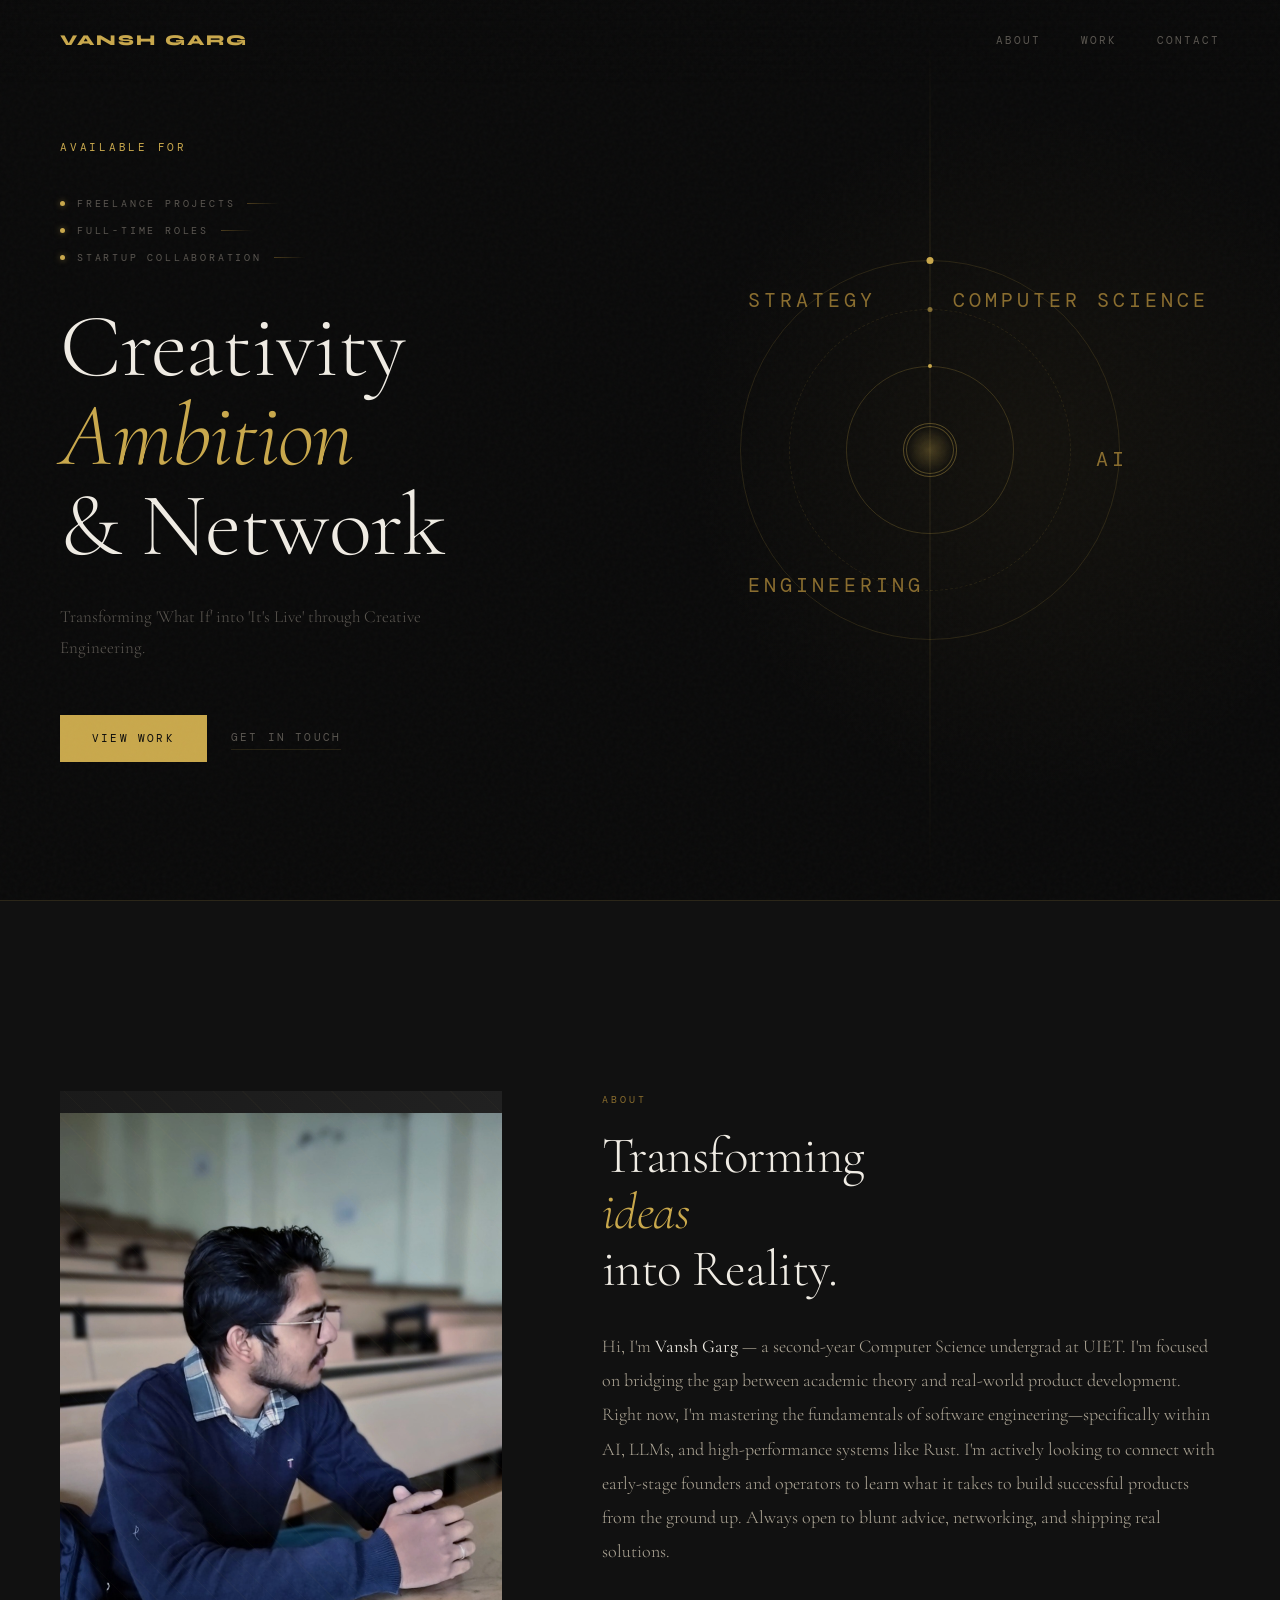
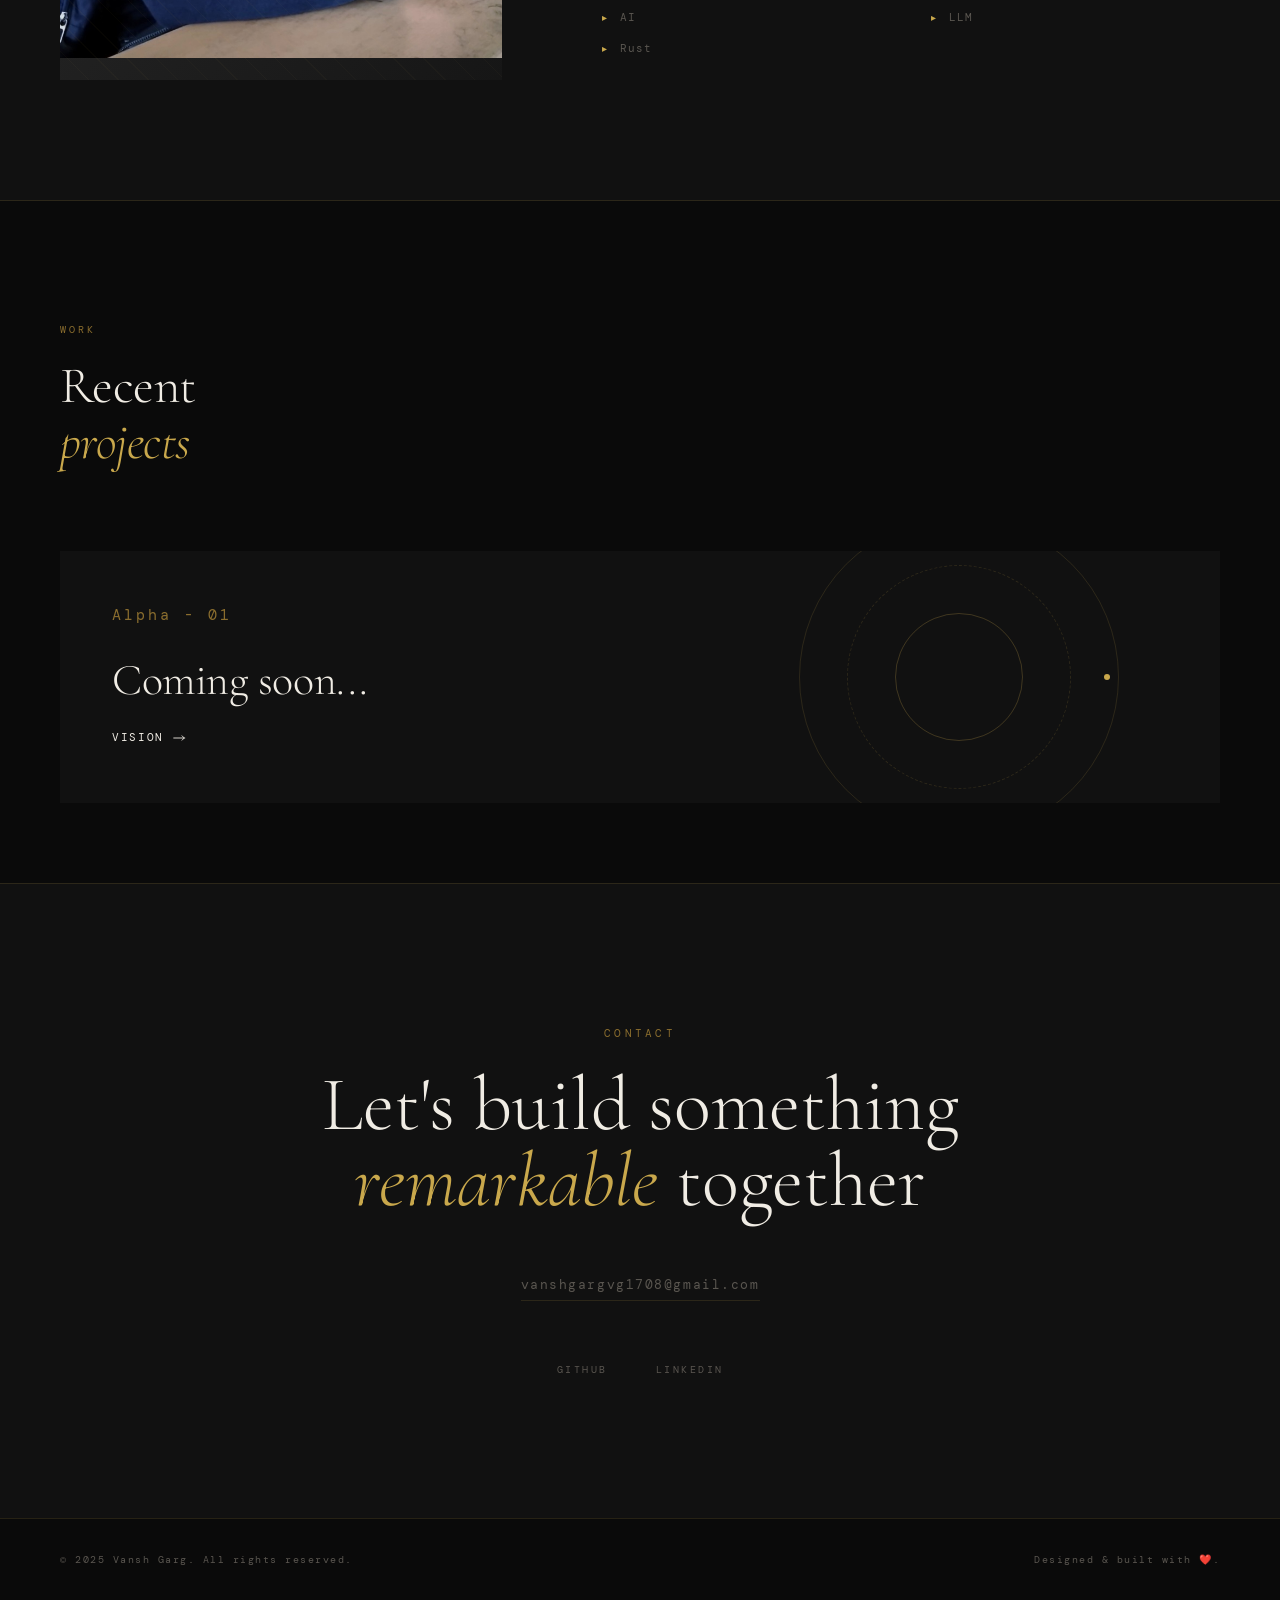
<file: index.html>
<!DOCTYPE html>
<html lang="en">

<head>
  <meta charset="UTF-8" />
  <meta name="viewport" content="width=device-width, initial-scale=1.0" />
  <title>Portfolio — Vansh Garg</title>
  <link rel="preconnect" href="https://fonts.googleapis.com" />
  <link rel="preconnect" href="https://fonts.gstatic.com" crossorigin />
  <link
    href="https://fonts.googleapis.com/css2?family=Cormorant+Garamond:ital,wght@0,300;0,400;0,600;1,300;1,400&family=DM+Mono:wght@300;400&family=Syne:wght@400;700;800&display=swap"
    rel="stylesheet" />
  <link rel="stylesheet" href="portfolio.css">
</head>

<body>

  <!-- NAV -->
  <nav>
    <div class="nav-logo">Vansh Garg</div>
    <div class="nav-links">
      <a href="#about">About</a>
      <a href="#projects">Work</a>
      <a href="#contact">Contact</a>
    </div>
  </nav>

  <!-- HERO -->
  <section id="hero">
    <div class="hero-bg-circle"></div>
    <div class="hero-left">
      <div class="hero-eyebrow">
        <p class="hero-eyebrow1">Available for </p>
        <span class="eyebrow-item">
          <span class="eyebrow-dot"></span>
          Freelance Projects
        </span>
        <span class="eyebrow-item">
          <span class="eyebrow-dot"></span>
          Full-time Roles
        </span>
        <span class="eyebrow-item">
          <span class="eyebrow-dot"></span>
          Startup Collaboration
        </span>
      </div>
      <h1 class="hero-name">
        Creativity<br>
        <em>Ambition</em><br>
        &amp; Network
      </h1>
      <p class="hero-tagline">
        Transforming 'What If' into 'It's Live' through Creative Engineering.
      </p>
      <div class="hero-cta-row">
        <a href="#projects" class="btn-primary">View Work</a>
        <a href="#contact" class="btn-ghost">Get in Touch</a>
      </div>
    </div>
    <div class="hero-right-deco hero-right-deco-fade">
      <div class="deco-vline"></div>
      <div class="deco-orbit">
        <div class="deco-ring"></div>
        <div class="deco-ring"></div>
        <div class="deco-ring"></div>
        <div class="deco-ring"></div>
        <div class="deco-dot-wrap deco-dot-wrap-1">
          <div class="deco-dot deco-dot-1"></div>
        </div>
        <div class="deco-dot-wrap deco-dot-wrap-2">
          <div class="deco-dot deco-dot-2"></div>
        </div>
        <div class="deco-dot-wrap deco-dot-wrap-3">
          <div class="deco-dot deco-dot-3"></div>
        </div>
        <div class="deco-center"></div>
        <span class="deco-label deco-label-1">Computer Science</span>
        <span class="deco-label deco-label-2">Engineering</span>
        <span class="deco-label deco-label-3">AI</span>
        <span class="deco-label deco-label-4">Strategy</span>
      </div>
    </div>
  </section>

  <!-- ABOUT -->
  <section id="about">
    <div class="about-grid">
      <div class="about-photo-wrap reveal">
        <div class="about-photo-placeholder">

          <span> <img src="Vansh_garg2.jpeg"
              alt="Professional profile of Vansh Garg in a navy sweater, looking thoughtfully to the side."
              srcset=""></span>

          <div class="about-photo-frame"></div>
        </div>
      </div>

      <div class="about-text reveal">
        <p class="section-tag">About</p>
        <h2 class="section-heading">
          Transforming<br>
          <em>ideas</em><br>
          into Reality.
        </h2>
        <p class="about-bio">
          Hi, I'm <strong>Vansh Garg</strong> — a second-year Computer Science undergrad at UIET. I'm focused on bridging the gap between academic theory and real-world product development.
Right now, I'm mastering the fundamentals of software engineering—specifically within AI, LLMs, and high-performance systems like Rust. I'm actively looking to connect with early-stage founders and operators to learn what it takes to build successful products from the ground up.
Always open to blunt advice, networking, and shipping real solutions.
        </p>
        <div class="skills-list">
          <span class="skill-item">AI</span>
          <span class="skill-item">LLM</span>
          <span class="skill-item">Rust</span>
        </div>
      </div>
    </div>
  </section>

  <!--PROJECTS -->
  <section id="projects">
    <div class="projects-header">
      <div>
        <p class="section-tag">Work</p>
        <h2 class="section-heading reveal">Recent<br><em>projects</em></h2>
      </div>
    </div>

    <div class="projects-grid">

      <!-- Project 1 (featured) -->
      <div class="project-card reveal">
        <div class="project-card-inner">
          <p class="project-number">Alpha - 01</p>
          <h3 class="project-title">Coming soon...</h3>
          <!-- <p class="project-desc">
            A flagship SaaS platform for real-time data analytics. Built for scale, designed for clarity — handling
            millions of events per day with sub-second latency.
          </p>
          <div class="project-tags">
            <span class="tag">Next.js</span>
            <span class="tag">TypeScript</span>
            <span class="tag">Postgres</span>
            <span class="tag">Redis</span>
          </div> -->
          <a href="#" class="project-link">
            Vision
            <svg viewBox="0 0 24 24" stroke-width="1.5">
              <path stroke-linecap="round" stroke-linejoin="round" d="M17.25 8.25L21 12m0 0l-3.75 3.75M21 12H3" />
            </svg>
          </a>
        </div>
        <div class="project-visual">
          <div class="project-visual-inner">
            <div class="ring">
              <div class="ring-dot"></div>
            </div>
            <div class="ring"></div>
            <div class="ring"></div>
          </div>
        </div>
      </div>

      <!-- Project 2
      <div class="project-card reveal">
        <div class="project-card-inner">
          <p class="project-number">002</p>
          <h3 class="project-title">E-Commerce Redesign</h3>
          <p class="project-desc">
            Complete overhaul of a luxury fashion brand's digital storefront, lifting conversion by 40% through focused
            UX improvements.
          </p>
          <div class="project-tags">
            <span class="tag">React</span>
            <span class="tag">Shopify</span>
            <span class="tag">Figma</span>
          </div>
          <a href="#" class="project-link">
            View Project
            <svg viewBox="0 0 24 24" stroke-width="1.5">
              <path stroke-linecap="round" stroke-linejoin="round" d="M17.25 8.25L21 12m0 0l-3.75 3.75M21 12H3" />
            </svg>
          </a>
        </div>
        <div class="project-visual">
          <div class="project-visual-inner">
            <div class="ring">
              <div class="ring-dot"></div>
            </div>
            <div class="ring"></div>
            <div class="ring"></div>
          </div>
        </div>
      </div> -->

      <!-- Project 3 -->
      <!-- <div class="project-card reveal">
        <div class="project-card-inner">
          <p class="project-number">003</p>
          <h3 class="project-title">AI Writing Tool</h3>
          <p class="project-desc">
            A minimalist AI-powered writing assistant with a focus on distraction-free authoring and intelligent
            suggestions.
          </p>
          <div class="project-tags">
            <span class="tag">Python</span>
            <span class="tag">FastAPI</span>
            <span class="tag">OpenAI</span>
          </div>
          <a href="#" class="project-link">
            View Project
            <svg viewBox="0 0 24 24" stroke-width="1.5">
              <path stroke-linecap="round" stroke-linejoin="round" d="M17.25 8.25L21 12m0 0l-3.75 3.75M21 12H3" />
            </svg>
          </a>
        </div>
        <div class="project-visual">
          <div class="project-visual-inner">
            <div class="ring">
              <div class="ring-dot"></div>
            </div>
            <div class="ring"></div>
            <div class="ring"></div>
          </div>
        </div>
      </div> -->

    </div>
  </section>

  <!-- CONTACT -->
  <section id="contact">
    <p class="contact-eyebrow reveal">Contact</p>
    <h2 class="contact-heading reveal">
      Let's build something<br>
      <em>remarkable</em> together
    </h2>
    <a href="&#109;&#97;&#105;&#108;&#116;&#111;&#58;&#86;&#97;&#110;&#115;&#104;&#103;&#97;&#114;&#103;&#118;&#103;&#49;&#55;&#48;&#56;&#64;&#103;&#109;&#97;&#105;&#108;&#46;&#99;&#111;&#109;"
      class="contact-email reveal">vanshgargvg1708@gmail.com</a>
    <div class="social-links reveal">
      <a href="https://github.com/NearInfinity999" class="social-link" target="_blank" rel="noopener">GitHub</a>
      <a href="https://www.linkedin.com/in/vansh-garg-a79219321/" class="social-link" target="_blank"
        rel="noopener">LinkedIn</a>

    </div>
  </section>

  <!-- FOOTER -->
  <footer>
    <span>© 2025 Vansh Garg. All rights reserved.</span>
    <span>Designed &amp; built with ❤️.</span>
  </footer>
  <script src="portfolio.js"></script>
</body>

</html>
</file>
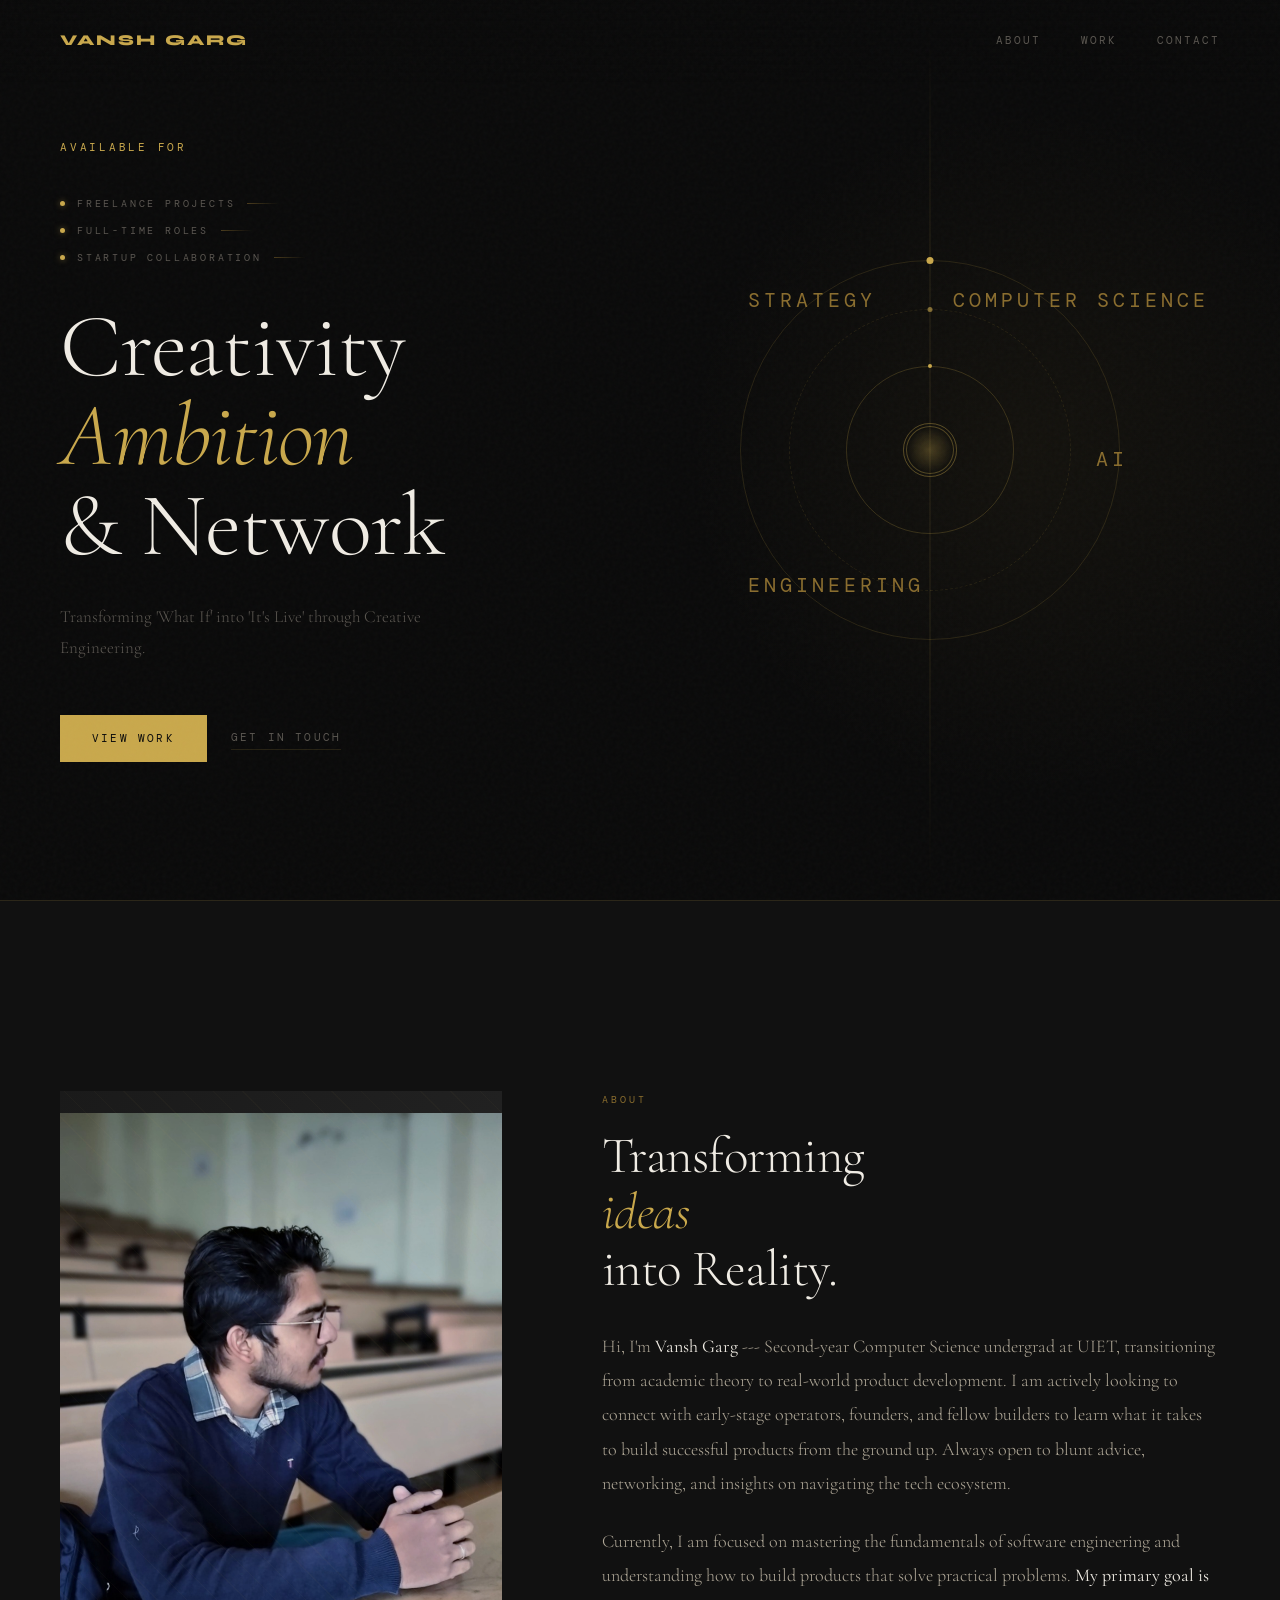
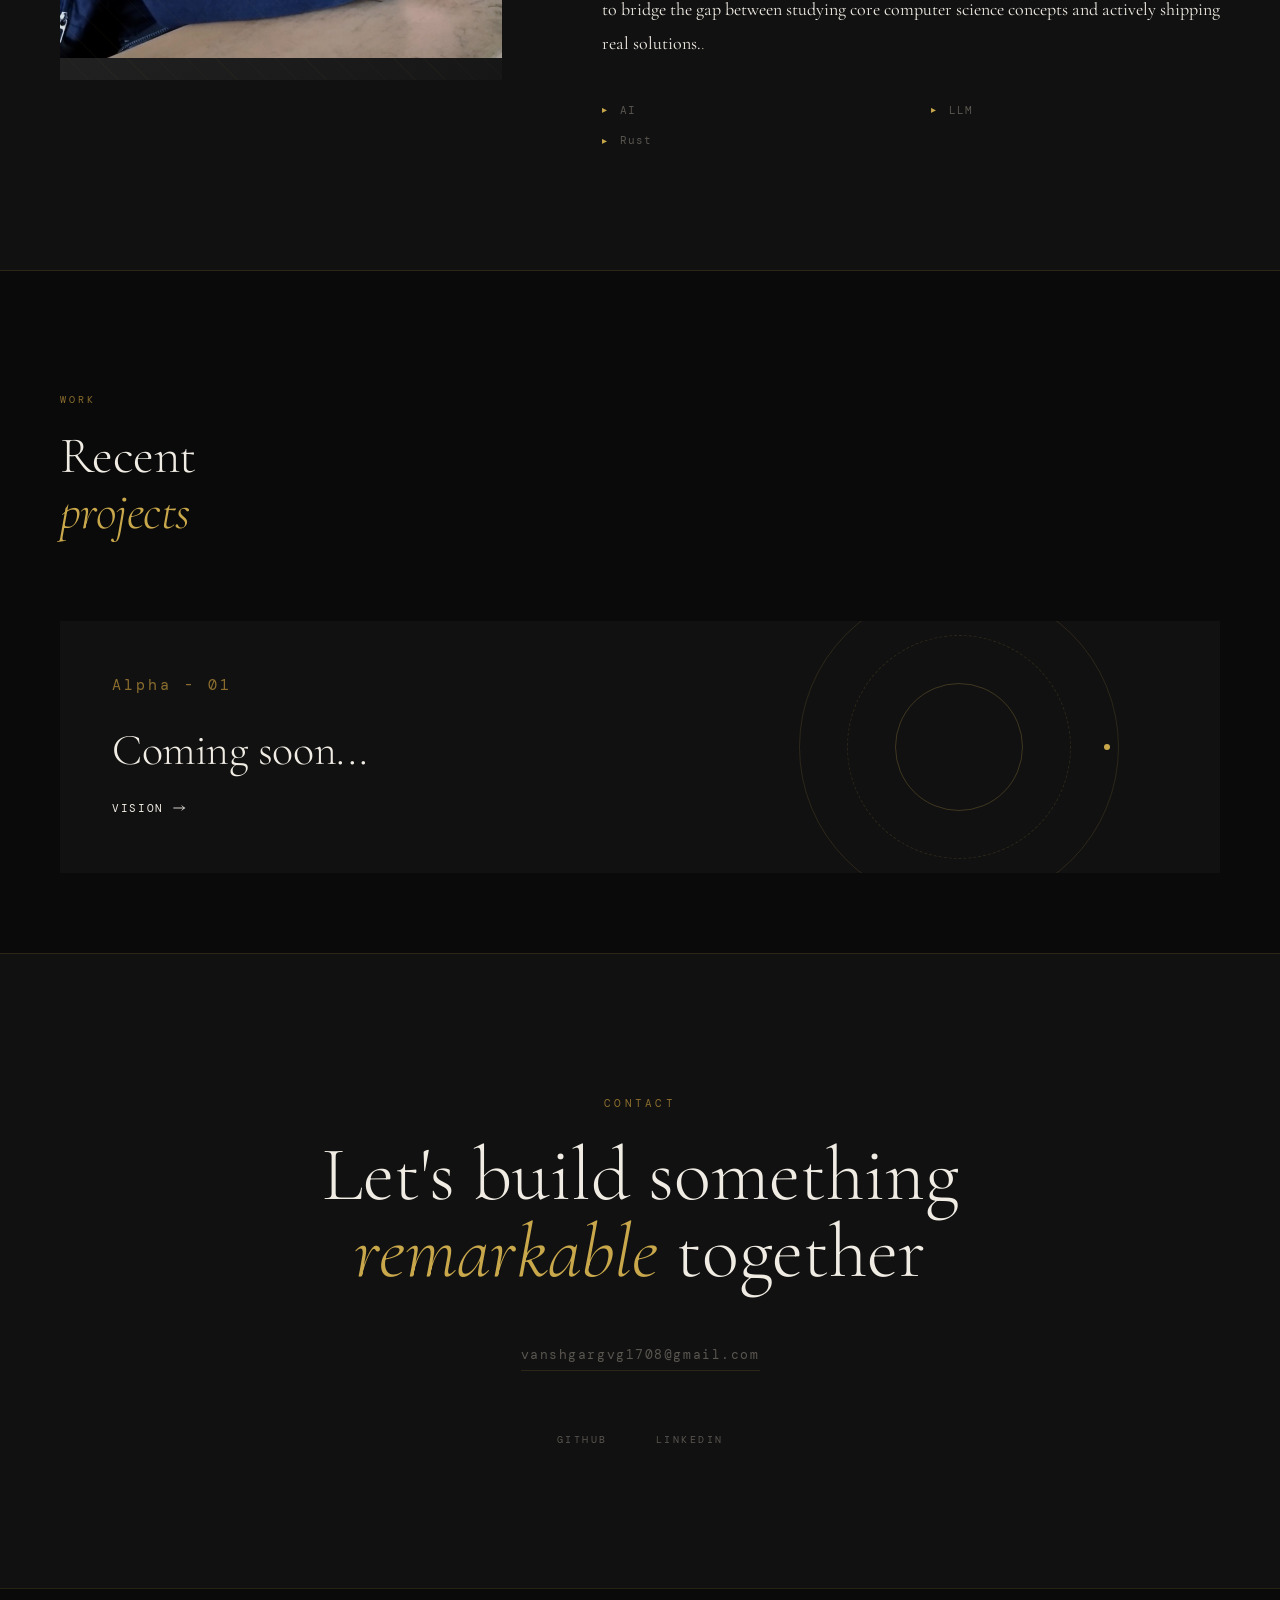
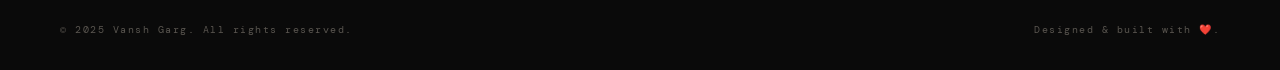
<file: Portfolio.html>
<!DOCTYPE html>
<html lang="en">

<head>
  <meta charset="UTF-8" />
  <meta name="viewport" content="width=device-width, initial-scale=1.0" />
  <title>Portfolio — Vansh Garg</title>
  <link rel="preconnect" href="https://fonts.googleapis.com" />
  <link rel="preconnect" href="https://fonts.gstatic.com" crossorigin />
  <link
    href="https://fonts.googleapis.com/css2?family=Cormorant+Garamond:ital,wght@0,300;0,400;0,600;1,300;1,400&family=DM+Mono:wght@300;400&family=Syne:wght@400;700;800&display=swap"
    rel="stylesheet" />
  <link rel="stylesheet" href="portfolio.css">
</head>

<body>

  <!-- NAV -->
  <nav>
    <div class="nav-logo">Vansh Garg</div>
    <div class="nav-links">
      <a href="#about">About</a>
      <a href="#projects">Work</a>
      <a href="#contact">Contact</a>
    </div>
  </nav>

  <!-- HERO -->
  <section id="hero">
    <div class="hero-bg-circle"></div>
    <div class="hero-left">
      <div class="hero-eyebrow">
        <p class="hero-eyebrow1">Available for </p>
        <span class="eyebrow-item">
          <span class="eyebrow-dot"></span>
          Freelance Projects
        </span>
        <span class="eyebrow-item">
          <span class="eyebrow-dot"></span>
          Full-time Roles
        </span>
        <span class="eyebrow-item">
          <span class="eyebrow-dot"></span>
          Startup Collaboration
        </span>
      </div>
      <h1 class="hero-name">
        Creativity<br>
        <em>Ambition</em><br>
        &amp; Network
      </h1>
      <p class="hero-tagline">
        Transforming 'What If' into 'It's Live' through Creative Engineering.
      </p>
      <div class="hero-cta-row">
        <a href="#projects" class="btn-primary">View Work</a>
        <a href="#contact" class="btn-ghost">Get in Touch</a>
      </div>
    </div>
    <div class="hero-right-deco hero-right-deco-fade">
      <div class="deco-vline"></div>
      <div class="deco-orbit">
        <div class="deco-ring"></div>
        <div class="deco-ring"></div>
        <div class="deco-ring"></div>
        <div class="deco-ring"></div>
        <div class="deco-dot-wrap deco-dot-wrap-1">
          <div class="deco-dot deco-dot-1"></div>
        </div>
        <div class="deco-dot-wrap deco-dot-wrap-2">
          <div class="deco-dot deco-dot-2"></div>
        </div>
        <div class="deco-dot-wrap deco-dot-wrap-3">
          <div class="deco-dot deco-dot-3"></div>
        </div>
        <div class="deco-center"></div>
        <span class="deco-label deco-label-1">Computer Science</span>
        <span class="deco-label deco-label-2">Engineering</span>
        <span class="deco-label deco-label-3">AI</span>
        <span class="deco-label deco-label-4">Strategy</span>
      </div>
    </div>
  </section>

  <!-- ABOUT -->
  <section id="about">
    <div class="about-grid">
      <div class="about-photo-wrap reveal">
        <div class="about-photo-placeholder">

          <span> <img src="Vansh_garg2.jpeg"
              alt="Professional profile of Vansh Garg in a navy sweater, looking thoughtfully to the side."
              srcset=""></span>

          <div class="about-photo-frame"></div>
        </div>
      </div>

      <div class="about-text reveal">
        <p class="section-tag">About</p>
        <h2 class="section-heading">
          Transforming<br>
          <em>ideas</em><br>
          into Reality.
        </h2>
        <p class="about-bio">
          Hi, I'm <strong>Vansh Garg</strong> --- Second-year Computer Science undergrad at UIET, transitioning from
          academic theory to real-world product development.

          I am actively looking to connect with early-stage operators, founders, and fellow builders to learn what it
          takes to build successful products from the ground up. Always open to blunt advice, networking, and insights
          on navigating the tech ecosystem.
        </p>
        <p class="about-bio">
          Currently, I am focused on mastering the fundamentals of software engineering and understanding how to build
          products that solve practical problems. <strong>My primary goal is to bridge the gap between studying core
            computer
            science concepts and actively shipping real solutions.</strong>.
        </p>
        <div class="skills-list">
          <span class="skill-item">AI</span>
          <span class="skill-item">LLM</span>
          <span class="skill-item">Rust</span>
        </div>
      </div>
    </div>
  </section>

  <!--PROJECTS -->
  <section id="projects">
    <div class="projects-header">
      <div>
        <p class="section-tag">Work</p>
        <h2 class="section-heading reveal">Recent<br><em>projects</em></h2>
      </div>
    </div>

    <div class="projects-grid">

      <!-- Project 1 (featured) -->
      <div class="project-card reveal">
        <div class="project-card-inner">
          <p class="project-number">Alpha - 01</p>
          <h3 class="project-title">Coming soon...</h3>
          <!-- <p class="project-desc">
            A flagship SaaS platform for real-time data analytics. Built for scale, designed for clarity — handling
            millions of events per day with sub-second latency.
          </p>
          <div class="project-tags">
            <span class="tag">Next.js</span>
            <span class="tag">TypeScript</span>
            <span class="tag">Postgres</span>
            <span class="tag">Redis</span>
          </div> -->
          <a href="#" class="project-link">
            Vision
            <svg viewBox="0 0 24 24" stroke-width="1.5">
              <path stroke-linecap="round" stroke-linejoin="round" d="M17.25 8.25L21 12m0 0l-3.75 3.75M21 12H3" />
            </svg>
          </a>
        </div>
        <div class="project-visual">
          <div class="project-visual-inner">
            <div class="ring">
              <div class="ring-dot"></div>
            </div>
            <div class="ring"></div>
            <div class="ring"></div>
          </div>
        </div>
      </div>

      <!-- Project 2
      <div class="project-card reveal">
        <div class="project-card-inner">
          <p class="project-number">002</p>
          <h3 class="project-title">E-Commerce Redesign</h3>
          <p class="project-desc">
            Complete overhaul of a luxury fashion brand's digital storefront, lifting conversion by 40% through focused
            UX improvements.
          </p>
          <div class="project-tags">
            <span class="tag">React</span>
            <span class="tag">Shopify</span>
            <span class="tag">Figma</span>
          </div>
          <a href="#" class="project-link">
            View Project
            <svg viewBox="0 0 24 24" stroke-width="1.5">
              <path stroke-linecap="round" stroke-linejoin="round" d="M17.25 8.25L21 12m0 0l-3.75 3.75M21 12H3" />
            </svg>
          </a>
        </div>
        <div class="project-visual">
          <div class="project-visual-inner">
            <div class="ring">
              <div class="ring-dot"></div>
            </div>
            <div class="ring"></div>
            <div class="ring"></div>
          </div>
        </div>
      </div> -->

      <!-- Project 3 -->
      <!-- <div class="project-card reveal">
        <div class="project-card-inner">
          <p class="project-number">003</p>
          <h3 class="project-title">AI Writing Tool</h3>
          <p class="project-desc">
            A minimalist AI-powered writing assistant with a focus on distraction-free authoring and intelligent
            suggestions.
          </p>
          <div class="project-tags">
            <span class="tag">Python</span>
            <span class="tag">FastAPI</span>
            <span class="tag">OpenAI</span>
          </div>
          <a href="#" class="project-link">
            View Project
            <svg viewBox="0 0 24 24" stroke-width="1.5">
              <path stroke-linecap="round" stroke-linejoin="round" d="M17.25 8.25L21 12m0 0l-3.75 3.75M21 12H3" />
            </svg>
          </a>
        </div>
        <div class="project-visual">
          <div class="project-visual-inner">
            <div class="ring">
              <div class="ring-dot"></div>
            </div>
            <div class="ring"></div>
            <div class="ring"></div>
          </div>
        </div>
      </div> -->

    </div>
  </section>

  <!-- CONTACT -->
  <section id="contact">
    <p class="contact-eyebrow reveal">Contact</p>
    <h2 class="contact-heading reveal">
      Let's build something<br>
      <em>remarkable</em> together
    </h2>
    <a href="&#109;&#97;&#105;&#108;&#116;&#111;&#58;&#86;&#97;&#110;&#115;&#104;&#103;&#97;&#114;&#103;&#118;&#103;&#49;&#55;&#48;&#56;&#64;&#103;&#109;&#97;&#105;&#108;&#46;&#99;&#111;&#109;"
      class="contact-email reveal">vanshgargvg1708@gmail.com</a>
    <div class="social-links reveal">
      <a href="https://github.com/NearInfinity999" class="social-link" target="_blank" rel="noopener">GitHub</a>
      <a href="https://www.linkedin.com/in/vansh-garg-a79219321/" class="social-link" target="_blank"
        rel="noopener">LinkedIn</a>

    </div>
  </section>

  <!-- FOOTER -->
  <footer>
    <span>© 2025 Vansh Garg. All rights reserved.</span>
    <span>Designed &amp; built with ❤️.</span>
  </footer>
  <script src="portfolio.js"></script>
</body>

</html>
</file>
<file: portfolio.css>
*,
 *::before,
 *::after {
   box-sizing: border-box;
   margin: 0;
   padding: 0;
 }

 :root {
   --bg: #0a0a0a;
   --bg2: #111111;
   --gold: #c9a84c;
   --gold-dim: #8a6d2e;
   --white: #f0ece4;
   --muted: #5a5650;
   --border: rgba(201, 168, 76, 0.15);
   --font-display: 'Cormorant Garamond', Georgia, serif;
   --font-ui: 'Syne', sans-serif;
   --font-mono: 'DM Mono', monospace;
 }

 html {
   scroll-behavior: smooth;
 }

 body {
   background: var(--bg);
   color: var(--white);
   font-family: var(--font-display);
   font-size: 18px;
   line-height: 1.7;
   overflow-x: hidden;
 }

 /* ── Noise overlay ── */
 body::before {
   content: '';
   position: fixed;
   inset: 0;
   background-image: url("data:image/svg+xml,%3Csvg viewBox='0 0 256 256' xmlns='http://www.w3.org/2000/svg'%3E%3Cfilter id='n'%3E%3CfeTurbulence type='fractalNoise' baseFrequency='0.9' numOctaves='4' stitchTiles='stitch'/%3E%3C/filter%3E%3Crect width='100%25' height='100%25' filter='url(%23n)' opacity='1'/%3E%3C/svg%3E");
   opacity: 0.028;
   pointer-events: none;
   z-index: 9990;
 }

 /* ── Nav ── */
 nav {
   position: fixed;
   top: 0;
   left: 0;
   right: 0;
   z-index: 100;
   display: flex;
   align-items: center;
   justify-content: space-between;
   padding: 28px 60px;
   background: linear-gradient(to bottom, rgba(10, 10, 10, 0.95) 0%, transparent 100%);
 }

 .nav-logo {
   font-family: var(--font-ui);
   font-weight: 800;
   font-size: 15px;
   letter-spacing: 0.14em;
   text-transform: uppercase;
   color: var(--gold);
 }

 .nav-links {
   display: flex;
   gap: 40px;
 }

 .nav-links a {
   font-family: var(--font-mono);
   font-size: 11px;
   letter-spacing: 0.18em;
   text-transform: uppercase;
   color: var(--muted);
   text-decoration: none;
   transition: color 0.25s;
   position: relative;
 }

 .nav-links a::after {
   content: '';
   position: absolute;
   left: 0;
   bottom: -3px;
   width: 0;
   height: 1px;
   background: var(--gold);
   transition: width 0.3s ease;
 }

 .nav-links a:hover {
   color: var(--white);
 }

 .nav-links a:hover::after {
   width: 100%;
 }

 /* ── Hero ── */

 #hero {
   min-height: 100vh;
   display: grid;
   grid-template-columns: 1fr 1fr;
   align-items: center;
   padding: 0 60px;
   position: relative;
   overflow: hidden;
 }

 .hero-left {
   padding-right: 60px;
 }

 .hero-eyebrow {
   display: flex;
   flex-direction: column;
   gap: 10px;
   margin-bottom: 36px;
   opacity: 0;
   animation: fadeUp 0.8s 0.3s forwards;
 }

 .eyebrow-item {
   display: flex;
   align-items: center;
   gap: 12px;
   font-family: var(--font-mono);
   font-size: 10px;
   letter-spacing: 0.28em;
   text-transform: uppercase;
   color: var(--muted);
   position: relative;
   transition: color 0.3s, gap 0.3s;
 }

 .eyebrow-item:hover {
   color: var(--white);
   gap: 18px;
 }

 .eyebrow-dot {
   width: 5px;
   height: 5px;
   border-radius: 50%;
   background: var(--gold);
   flex-shrink: 0;
   box-shadow: 0 0 6px rgba(201, 168, 76, 0.5);
   transition: transform 0.3s, box-shadow 0.3s;
 }

 .eyebrow-item:hover .eyebrow-dot {
   transform: scale(1.6);
   box-shadow: 0 0 12px rgba(201, 168, 76, 0.8);
 }

 .eyebrow-item::after {
   content: '';
   flex: 1;
   max-width: 32px;
   height: 1px;
   background: linear-gradient(to right, var(--gold-dim), transparent);
   opacity: 0.5;
   transition: max-width 0.3s, opacity 0.3s;
 }

 .hero-eyebrow1 {
   font-family: var(--font-mono);
   font-size: 11px;
   letter-spacing: 0.25em;
   text-transform: uppercase;
   color: var(--gold);
   margin-bottom: 28px;
   opacity: 0;
   animation: fadeUp 0.8s 0.3s forwards;
 }

 .eyebrow-item:hover::after {
   max-width: 52px;
   opacity: 1;
 }

 .hero-name {
   font-size: clamp(56px, 7vw, 100px);
   font-weight: 300;
   line-height: 1.0;
   letter-spacing: -0.01em;
   color: var(--white);
   opacity: 0;
   animation: fadeUp 0.8s 0.5s forwards;
 }

 .hero-name em {
   font-style: italic;
   color: var(--gold);
 }

 .hero-tagline {
   margin-top: 32px;
   font-size: 17px;
   font-weight: 300;
   color: var(--muted);
   max-width: 440px;
   line-height: 1.8;
   opacity: 0;
   animation: fadeUp 0.8s 0.7s forwards;
 }

 .hero-cta-row {
   margin-top: 52px;
   display: flex;
   gap: 24px;
   align-items: center;
   opacity: 0;
   animation: fadeUp 0.8s 0.9s forwards;
 }

 .btn-primary {
   font-family: var(--font-mono);
   font-size: 11px;
   letter-spacing: 0.2em;
   text-transform: uppercase;
   color: var(--bg);
   background: var(--gold);
   padding: 14px 32px;
   text-decoration: none;
   display: inline-block;
   transition: background 0.25s, transform 0.2s;
 }

 .btn-primary:hover {
   background: #e0ba5c;
   transform: translateY(-1px);
 }

 .btn-ghost {
   font-family: var(--font-mono);
   font-size: 11px;
   letter-spacing: 0.2em;
   text-transform: uppercase;
   color: var(--muted);
   text-decoration: none;
   border-bottom: 1px solid var(--border);
   padding-bottom: 2px;
   transition: color 0.25s, border-color 0.25s;
 }

 .btn-ghost:hover {
   color: var(--white);
   border-color: var(--muted);
 }

 .hero-bg-circle {
   position: absolute;
   right: -100px;
   top: 50%;
   transform: translateY(-50%);
   width: 700px;
   height: 700px;
   border-radius: 50%;
   background: radial-gradient(circle, rgba(201, 168, 76, 0.05) 0%, transparent 70%);
   pointer-events: none;
 }

 .hero-right-deco {
   display: flex;
   align-items: center;
   justify-content: center;
   position: relative;
   height: 100%;
   min-height: 500px;
 }

 .deco-orbit {
   position: relative;
   width: 380px;
   height: 380px;
 }

 .deco-ring {
   position: absolute;
   border-radius: 50%;
   border: 1px solid var(--border);
 }

 .deco-ring:nth-child(1) {
   inset: 0;
   animation: spin 40s linear infinite;
 }

 .deco-ring:nth-child(2) {
   inset: 13%;
   border-style: dashed;
   border-color: rgba(201, 168, 76, 0.12);
   animation: spin 25s linear infinite reverse;
 }

 .deco-ring:nth-child(3) {
   inset: 28%;
   border-color: rgba(201, 168, 76, 0.22);
   animation: spin 16s linear infinite;
 }

 .deco-ring:nth-child(4) {
   inset: 43%;
   border-color: rgba(201, 168, 76, 0.4);
   animation: spin 10s linear infinite reverse;
 }

 .deco-dot-wrap {
   position: absolute;
   inset: 0;
   border-radius: 50%;
 }

 .deco-dot-wrap-1 {
   animation: spin 40s linear infinite;
 }

 .deco-dot-wrap-2 {
   animation: spin 25s linear infinite reverse;
 }

 .deco-dot-wrap-3 {
   animation: spin 16s linear infinite;
 }

 .deco-dot {
   position: absolute;
   border-radius: 50%;
   background: var(--gold);
 }

 .deco-dot-1 {
   width: 7px;
   height: 7px;
   top: -3.5px;
   left: 50%;
   transform: translateX(-50%);
 }

 .deco-dot-2 {
   width: 5px;
   height: 5px;
   top: calc(13% - 2.5px);
   left: 50%;
   transform: translateX(-50%);
   background: rgba(201, 168, 76, 0.6);
 }

 .deco-dot-3 {
   width: 4px;
   height: 4px;
   top: calc(28% - 2px);
   left: 50%;
   transform: translateX(-50%);
 }

 .deco-center {
   position: absolute;
   top: 50%;
   left: 50%;
   transform: translate(-50%, -50%);
   width: 48px;
   height: 48px;
   border-radius: 50%;
   background: radial-gradient(circle, rgba(201, 168, 76, 0.3) 0%, transparent 70%);
   border: 1px solid rgba(201, 168, 76, 0.35);
 }

 .deco-label {
   position: absolute;
   font-family: var(--font-mono);
   font-size: 9px;
   letter-spacing: 0.2em;
   text-transform: uppercase;
   color: var(--gold-dim);
   white-space: nowrap;
 }

 .deco-label-1 {
   top: 8%;
   left: 56%;
 }

 .deco-label-2 {
   bottom: 18%;
   left: 8%;
 }

 .deco-label-3 {
   top: 46%;
   right: 2%;
 }

 .deco-vline {
   position: absolute;
   top: 0;
   left: 50%;
   width: 1px;
   height: 100%;
   background: linear-gradient(to bottom, transparent 0%, var(--border) 30%, var(--border) 70%, transparent 100%);
   transform: translateX(-50%);
 }

 .hero-right-deco-fade {
   opacity: 0;
   animation: fadeIn 1.2s 1s forwards;
 }

 /* ── Section shared ── */
 section {
   padding: 120px 60px;
 }

 .section-tag {
   font-family: var(--font-mono);
   font-size: 10px;
   letter-spacing: 0.3em;
   text-transform: uppercase;
   color: var(--gold-dim);
   margin-bottom: 20px;
 }

 .section-heading {
   font-size: clamp(38px, 4vw, 60px);
   font-weight: 300;
   line-height: 1.1;
   letter-spacing: -0.01em;
 }

 .section-heading em {
   font-style: italic;
   color: var(--gold);
 }

 /* ── About ── */
 #about {
   background: var(--bg2);
   border-top: 1px solid var(--border);
   border-bottom: 1px solid var(--border);
 }

 .about-grid {
   display: grid;
   grid-template-columns: 1fr 1.4fr;
   gap: 100px;
   margin-top: 70px;
   align-items: start;
 }

 .about-photo-wrap {
   position: relative;
 }

 .about-photo-placeholder {
   width: 100%;
   aspect-ratio: 3/4;
   background: linear-gradient(135deg, #1a1a1a 0%, #222 50%, #161616 100%);
   display: flex;
   align-items: center;
   justify-content: center;
   position: relative;
   overflow: hidden;
 }
.about-photo-wrap img {
  width: 100%;
  height: auto;
  display: block;
  object-fit: cover;
}
 .about-photo-placeholder::before {
   content: '';
   position: absolute;
   inset: 0;
   background: repeating-linear-gradient(45deg,
       transparent, transparent 20px,
       rgba(201, 168, 76, 0.03) 20px, rgba(201, 168, 76, 0.03) 21px);
 }

 .about-photo-placeholder span {
   font-family: var(--font-mono);
   font-size: 10px;
   letter-spacing: 0.2em;
   text-transform: uppercase;
   color: var(--muted);
 }

 .about-photo-frame {
   position: absolute;
   top: 16px;
   left: 16px;
   right: -16px;
   bottom: -16px;
   border: 1px solid var(--border);
   pointer-events: none;
   z-index: -1;
 }

 .about-text .section-heading {
   margin-bottom: 32px;
 }

 .about-bio {
   font-size: 18px;
   font-weight: 300;
   color: #b0a898;
   line-height: 1.9;
   margin-bottom: 24px;
 }

 .about-bio strong {
   color: var(--white);
   font-weight: 400;
 }

 .skills-list {
   display: grid;
   grid-template-columns: 1fr 1fr;
   gap: 12px 40px;
   margin-top: 40px;
 }

 .skill-item {
   display: flex;
   align-items: center;
   gap: 12px;
   font-family: var(--font-mono);
   font-size: 11px;
   letter-spacing: 0.1em;
   color: var(--muted);
   transition: color 0.2s;
 }

 .skill-item::before {
   content: '▸';
   color: var(--gold);
   font-size: 10px;
 }

 .skill-item:hover {
   color: var(--white);
 }

 /* ── Projects ── */
 #projects {
   padding-top: 120px;
   padding-bottom: 80px;
 }

 .projects-header {
   display: flex;
   justify-content: space-between;
   align-items: flex-end;
   margin-bottom: 80px;
 }

 .projects-grid {
   display: grid;
   grid-template-columns: 1fr 1fr;
   gap: 2px;
 }

 .project-card {
   position: relative;
   background: var(--bg2);
   overflow: hidden;
 }

 .project-card:first-child {
   grid-column: 1 / -1;
 }

 .project-card-inner {
   padding: 52px;
   position: relative;
   z-index: 1;
   transition: transform 0.4s cubic-bezier(0.16, 1, 0.3, 1);
 }

 .project-card::before {
   content: '';
   position: absolute;
   inset: 0;
   background: linear-gradient(135deg, rgba(201, 168, 76, 0.06) 0%, transparent 60%);
   opacity: 0;
   transition: opacity 0.4s;
 }

 .project-card:hover::before {
   opacity: 1;
 }

 .project-card:hover .project-card-inner {
   transform: translateY(-4px);
 }

 .project-number {
   font-family: var(--font-mono);
   font-size: 15px;
   letter-spacing: 0.2em;
   color: var(--gold-dim);
   margin-bottom: 28px;
 }

 .project-title {
   font-size: 32px;
   font-weight: 300;
   letter-spacing: -0.01em;
   line-height: 1.1;
   margin-bottom: 16px;
 }

 .project-card:first-child .project-title {
   font-size: 44px;
 }

 .project-desc {
   font-size: 15px;
   color: var(--muted);
   font-weight: 300;
   max-width: 460px;
   line-height: 1.7;
   margin-bottom: 32px;
 }

 .project-tags {
   display: flex;
   flex-wrap: wrap;
   gap: 10px;
   margin-bottom: 36px;
 }

 .tag {
   font-family: var(--font-mono);
   font-size: 10px;
   letter-spacing: 0.15em;
   text-transform: uppercase;
   color: var(--gold-dim);
   border: 1px solid var(--border);
   padding: 5px 12px;
 }

 .project-link {
   display: inline-flex;
   align-items: center;
   gap: 8px;
   font-family: var(--font-mono);
   font-size: 11px;
   letter-spacing: 0.15em;
   text-transform: uppercase;
   color: var(--white);
   text-decoration: none;
   transition: color 0.2s, gap 0.2s;
 }

 .project-link:hover {
   color: var(--gold);
   gap: 14px;
 }

 .project-link svg {
   width: 14px;
   height: 14px;
   stroke: currentColor;
   fill: none;
 }

 .project-visual {
   position: absolute;
   right: 0;
   top: 0;
   bottom: 0;
   width: 40%;
   display: flex;
   align-items: center;
   justify-content: center;
   overflow: hidden;
 }

 .project-card:first-child .project-visual {
   width: 45%;
 }

 .project-visual-inner {
   width: 240px;
   height: 240px;
   position: relative;
 }

 .project-card:first-child .project-visual-inner {
   width: 320px;
   height: 320px;
 }

 .ring {
   position: absolute;
   border-radius: 50%;
   border: 1px solid var(--border);
   animation: spin linear infinite;
 }

 .ring:nth-child(1) {
   inset: 0;
   animation-duration: 30s;
 }

 .ring:nth-child(2) {
   inset: 15%;
   border-style: dashed;
   animation-duration: 20s;
   animation-direction: reverse;
 }

 .ring:nth-child(3) {
   inset: 30%;
   border-color: rgba(201, 168, 76, 0.25);
   animation-duration: 14s;
 }

 .ring-dot {
   position: absolute;
   inset: 50%;
   width: 6px;
   height: 6px;
   background: var(--gold);
   border-radius: 50%;
   transform: translate(-50%, -50%) translateX(108px);
 }

 .project-card:first-child .ring-dot {
   transform: translate(-50%, -50%) translateX(148px);
 }

 /* ── Contact ── */
 #contact {
   background: var(--bg2);
   border-top: 1px solid var(--border);
   text-align: center;
   padding: 140px 60px;
 }

 .contact-eyebrow {
   font-family: var(--font-mono);
   font-size: 11px;
   letter-spacing: 0.3em;
   text-transform: uppercase;
   color: var(--gold-dim);
   margin-bottom: 24px;
 }

 .contact-heading {
   font-size: clamp(48px, 6vw, 88px);
   font-weight: 300;
   line-height: 1.0;
   max-width: 800px;
   margin: 0 auto 48px;
 }

 .contact-heading em {
   font-style: italic;
   color: var(--gold);
 }

 .contact-email {
   display: inline-block;
   font-family: var(--font-mono);
   font-size: 13px;
   letter-spacing: 0.12em;
   color: var(--muted);
   text-decoration: none;
   border-bottom: 1px solid var(--border);
   padding-bottom: 4px;
   margin-bottom: 60px;
   transition: color 0.25s, border-color 0.25s;
 }

 .contact-email:hover {
   color: var(--gold);
   border-color: var(--gold-dim);
 }

 .social-links {
   display: flex;
   justify-content: center;
   gap: 48px;
 }

 .social-link {
   font-family: var(--font-mono);
   font-size: 10px;
   letter-spacing: 0.25em;
   text-transform: uppercase;
   color: var(--muted);
   text-decoration: none;
   transition: color 0.25s;
 }

 .social-link:hover {
   color: var(--white);
 }

 /* ── Footer ── */
 footer {
   padding: 32px 60px;
   border-top: 1px solid var(--border);
   display: flex;
   justify-content: space-between;
   align-items: center;
 }

 footer span {
   font-family: var(--font-mono);
   font-size: 10px;
   letter-spacing: 0.15em;
   color: var(--muted);
 }

 /* ── Scroll reveal ── */
 .reveal {
   opacity: 0;
   transform: translateY(30px);
   transition: opacity 0.8s ease, transform 0.8s cubic-bezier(0.16, 1, 0.3, 1);
 }

 .reveal.visible {
   opacity: 1;
   transform: none;
 }

 /* ── Keyframes ── */
 @keyframes fadeIn {
   from {
     opacity: 0;
   }

   to {
     opacity: 1;
   }
 }

 @keyframes fadeUp {
   from {
     opacity: 0;
     transform: translateY(24px);
   }

   to {
     opacity: 1;
     transform: none;
   }
 }

 @keyframes floatLabel {

   0%,
   100% {
     transform: translateY(0px);
     opacity: 0.6;
   }

   50% {
     transform: translateY(-6px);
     opacity: 1;
   }
 }
.deco-label-1 {font-size: 20px; top: 6%; right: 4%; animation: floatLabel 4s ease-in-out infinite; }
.deco-label-2 {font-size: 20px; bottom: 10%; left: 2%; animation: floatLabel 4s ease-in-out 1.3s infinite; }
.deco-label-3 {font-size: 20px; top: 48%; right: -2%; animation: floatLabel 4s ease-in-out 2.6s infinite; }
.deco-label-4 {font-size: 20px; top: 6%; left: 2%; animation: floatLabel 4s ease-in-out 0.65s infinite; }

 @keyframes spin {
   from {
     transform: rotate(0deg);
   }

   to {
     transform: rotate(360deg);
   }
 }

 /* ── Scrollbar ── */
 ::-webkit-scrollbar {
   width: 4px;
 }

 ::-webkit-scrollbar-track {
   background: var(--bg);
 }

 ::-webkit-scrollbar-thumb {
   background: var(--gold-dim);
 }

 /* ── Responsive ── */
 @media (max-width: 900px) {
   nav {
     padding: 22px 28px;
   }
   .about-photo-wrap img {
  width: 100%;
  height: auto;
  display: block;
}

.about-photo-frame {
  display: none;
}

   nav .nav-links {
     display: none;
   }

   section {
     padding: 80px 28px;
   }

   #hero {
     grid-template-columns: 1fr;
     padding: 120px 28px 80px;
     min-height: auto;
   }

   .hero-left {
     padding-right: 0;
   }

   .hero-right-deco {
     display: none;
   }

   .about-grid {
     grid-template-columns: 1fr;
     gap: 60px;
   }

   .projects-grid {
     grid-template-columns: 1fr;
   }

   .project-card:first-child {
     grid-column: auto;
   }

   .project-visual {
     display: none;
   }

   .projects-header {
     flex-direction: column;
     align-items: flex-start;
     gap: 20px;
   }

   footer {
     flex-direction: column;
     gap: 12px;
     text-align: center;
   }

   .social-links {
     flex-wrap: wrap;
     gap: 28px;
   }
 }
</file>
